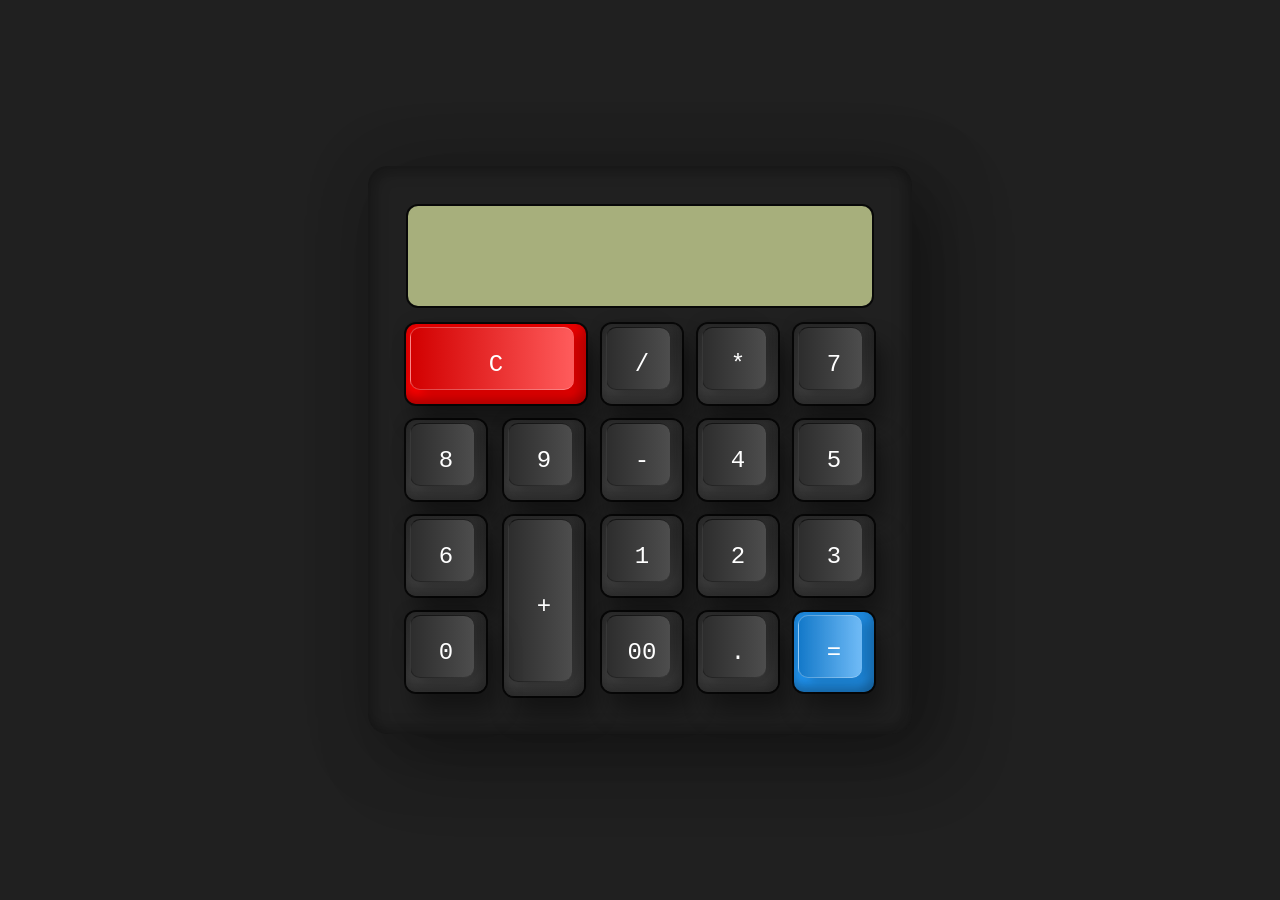
<file: CALCULATOR/index.html>
<!DOCTYPE html>
<html lang="en">
  <head>
    <meta charset="UTF-8" />
    <meta name="viewport" content="width=device-width, initial-scale=1.0" />
    <title>calculator</title>
  </head>
  <body></body>
</html>

<link rel="stylesheet" href="./style.css" />
<div class="container">
  <form action="" name="calc" class="calculator">
    <input type="text" class="value" readonly name="txt" />
    <span class="num clear" onclick="calc.txt.value=''"><i>C</i></span>
    <span class="num" onclick="calc.txt.value+='/'"><i>/</i></span>
    <span class="num" onclick="calc.txt.value+='*'"><i>*</i></span>
    <span class="num" onclick="calc.txt.value+='7'"><i>7</i></span>
    <span class="num" onclick="calc.txt.value+='8'"><i>8</i></span>
    <span class="num" onclick="calc.txt.value+='9'"><i>9</i></span>
    <span class="num" onclick="calc.txt.value+='-'"><i>-</i></span>
    <span class="num" onclick="calc.txt.value+='4'"><i>4</i></span>
    <span class="num" onclick="calc.txt.value+='5'"><i>5</i></span>
    <span class="num" onclick="calc.txt.value+='6'"><i>6</i></span>
    <span class="num plus" onclick="calc.txt.value+='+'"><i>+</i></span>
    <span class="num" onclick="calc.txt.value+='1'"><i>1</i></span>
    <span class="num" onclick="calc.txt.value+='2'"><i>2</i></span>
    <span class="num" onclick="calc.txt.value+='3'"><i>3</i></span>
    <span class="num" onclick="calc.txt.value+='0'"><i>0</i></span>
    <span class="num" onclick="calc.txt.value+='00'"><i>00</i></span>
    <span class="num" onclick="calc.txt.value+='.'"><i>.</i></span>

    <span
      class="num equal"
      onclick="document.calc.txt.value=eval(calc.txt.value)"
      ><i>=</i></span
    >
  </form>
</div>
</file>
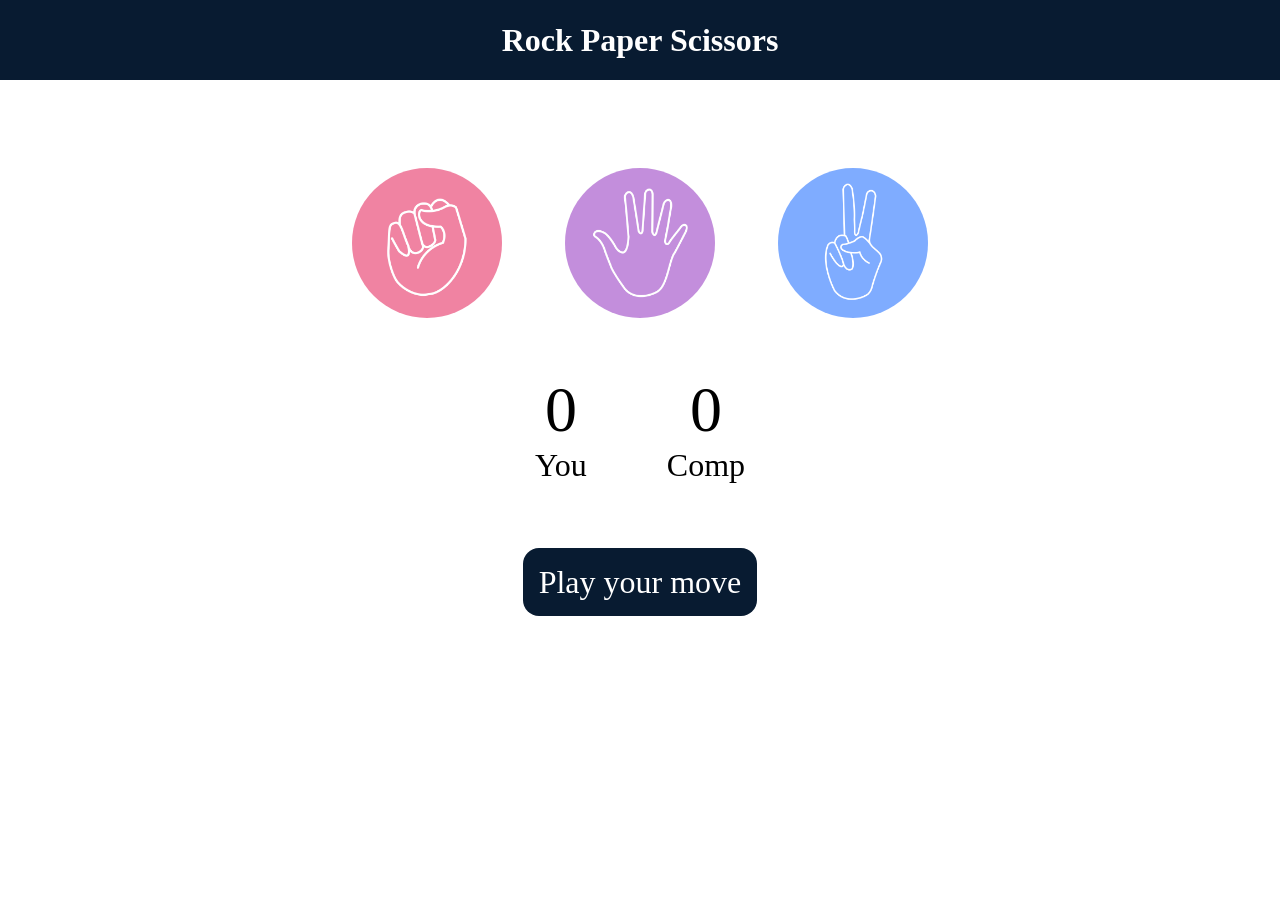
<file: R0CK PAPER SCISSORS/index.html>
<!DOCTYPE html>
<html lang="en">
  <head>
    <meta charset="UTF-8" />
    <meta name="viewport" content="width=device-width, initial-scale=1.0" />
    <title>Rock Paper Scissors Game</title>
    <link rel="stylesheet" href="style.css" />
  </head>
  <body>
    <h1>Rock Paper Scissors</h1>
    <div class="choices">
      <div class="choice" id="rock">
        <img src="./images/rock.png" />
      </div>
      <div class="choice" id="paper">
      <img src="./images/paper.png" />

      </div>
      <div class="choice" id="scissors">
        <img src="./images/scissors.png" />
      </div>
    </div>

    <div class="score-board">
      <div class="score">
        <p id="user-score">0</p>
        <p>You</p>
      </div>
      <div class="score">
        <p id="comp-score">0</p>
        <p>Comp</p>
      </div>
    </div>

    <div class="msg-container">
      <p id="msg">Play your move</p>
    </div>
    <script src="script.js"></script>
  </body>
</html>
</file>
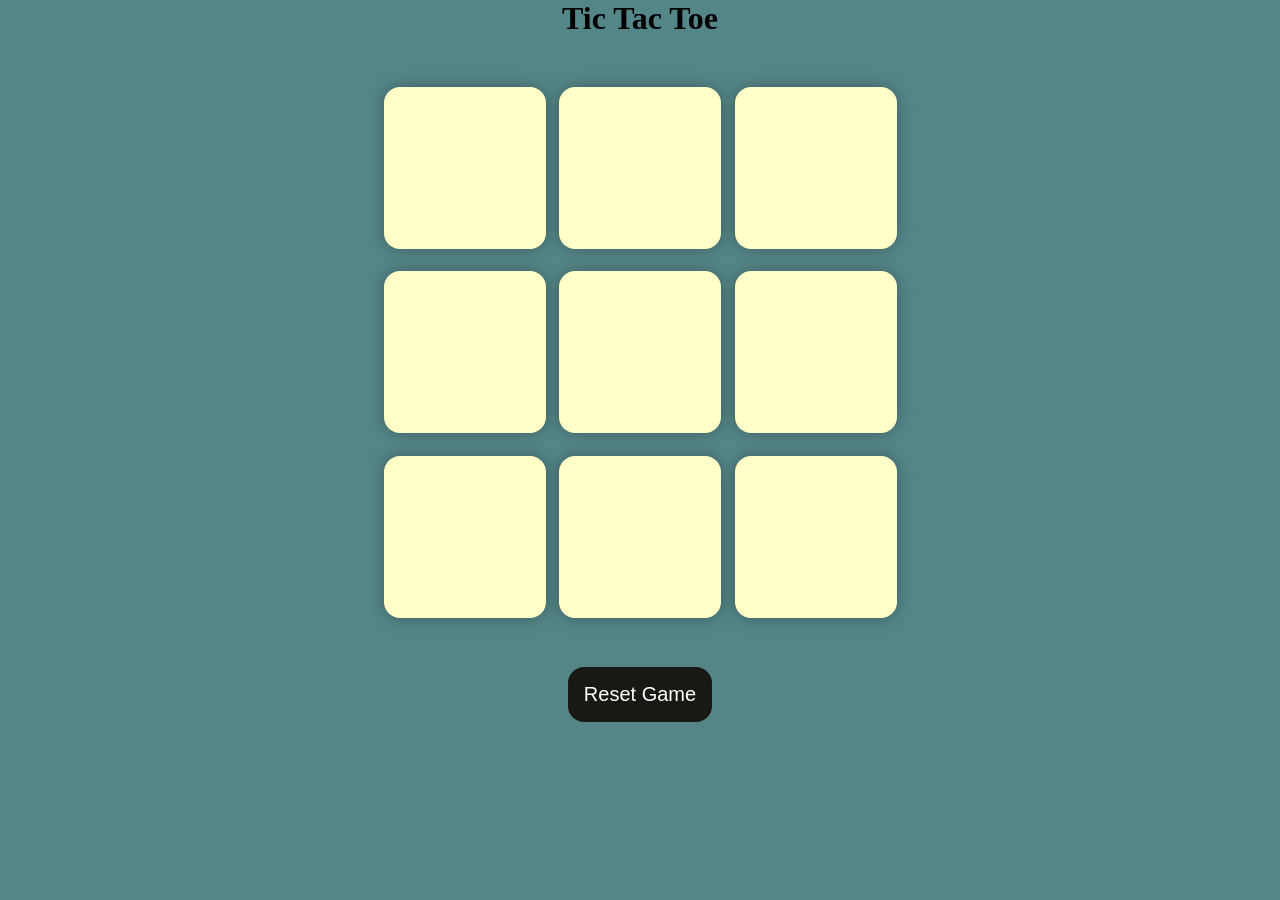
<file: TIC_TAC_TOE/index.html>
<!DOCTYPE html>
<html lang="en">
  <head>
    <meta charset="UTF-8" />
    <meta name="viewport" content="width=device-width, initial-scale=1.0" />
    <title>Tic-Tac-Toe Game</title>
    <link rel="stylesheet" href="style.css" />
  </head>
  <body>
    <div class="msg-container hide">
      <p id="msg">Winner</p>
      <button id="new-btn">New Game</button>
    </div>
    <main>
      <h1>Tic Tac Toe</h1>
      <div class="container">
        <div class="game">
          <button class="box"></button>
          <button class="box"></button>
          <button class="box"></button>
          <button class="box"></button>
          <button class="box"></button>
          <button class="box"></button>
          <button class="box"></button>
          <button class="box"></button>
          <button class="box"></button>
        </div>
      </div>
      <button id="reset-btn">Reset Game</button>
    </main>
    <script src="app.js"></script>
  </body>
</html>
</file>
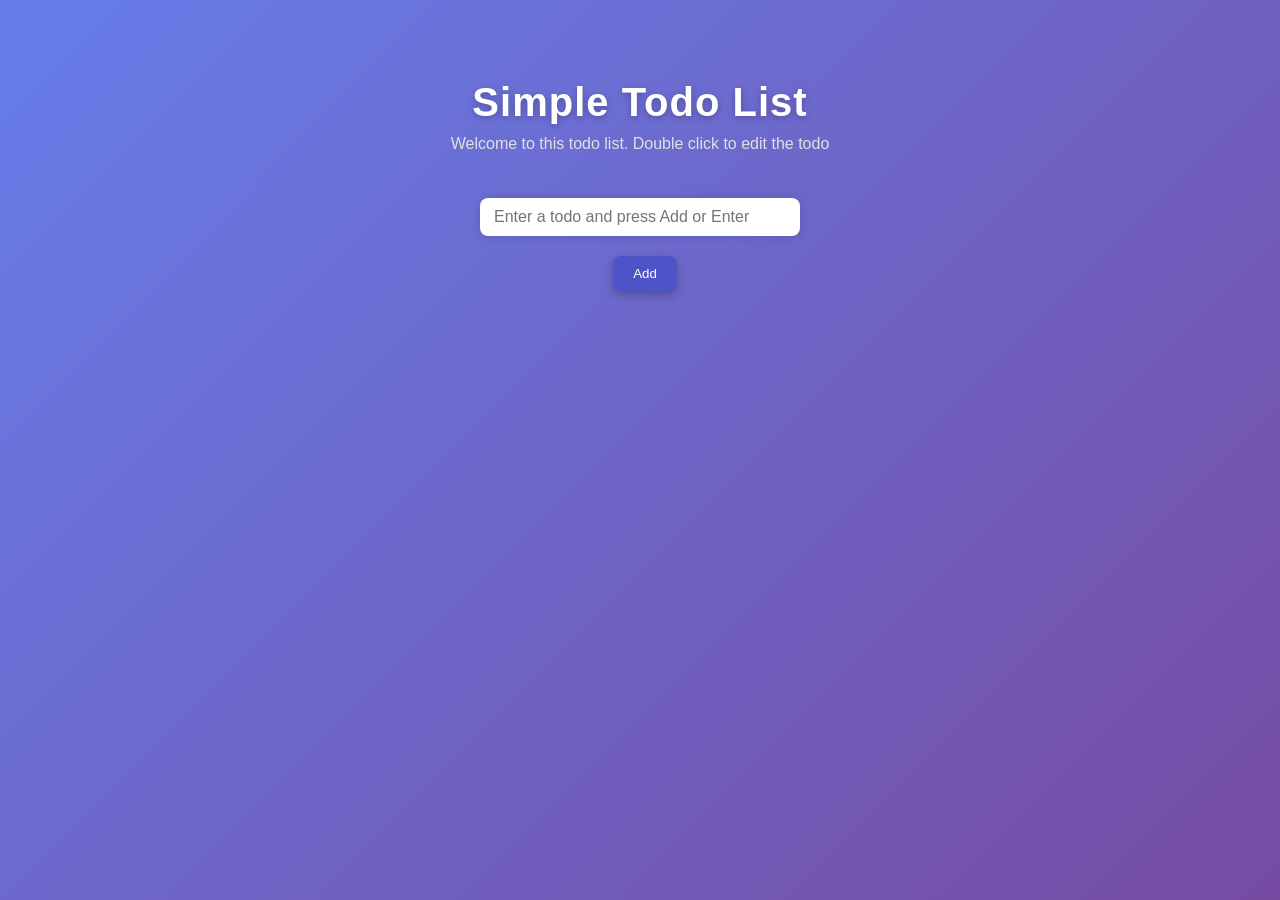
<file: To_Do_List/index.html>
<!DOCTYPE html>
<html lang="en">
<head>
    <meta charset="UTF-8">
    <meta name="viewport" content="width=device-width, initial-scale=1.0">
    <title>TodoList</title>
    <link rel="stylesheet" href="style.css">
</head>
<body>
    <h1>Simple Todo List</h1>
<p>Welcome to this todo list. Double click to edit the todo</p>
    <!-- Input and button to add new todos  -->
     <input type="text" id="todo-input" placeholder="Enter a todo and press Add or Enter">

     <button id="add-btn">Add</button>
     <ul id="todo-list"></ul>
     <script src="script.js"></script>
</body>
</html>
</file>
<file: CALCULATOR/style.css>
* {
  margin: 0;
  padding: 0;
  box-sizing: border-box;
  font-family: "Courier New", Courier, monospace;
}

body {
  display: flex;
  height: 100vh;
  align-items: center;
  justify-content: center;
  background-color: #202020;
}

.container {
  position: relative;
  min-width: 300px;
  min-height: 400px;
  padding: 40px 30px 30px;
  border-radius: 20px;
  box-shadow: 25px 25px 75px rgba(0, 0, 0, 0.25),
    10px 10px 70px rgba(0, 0, 0, 0.25), inset -5px -5px 15px rgba(0, 0, 0, 0.25),
    inset 5px 5px 15px rgba(0, 0, 0, 0.25);
}

.container span {
  color: #fff;
  position: relative;
  display: grid;
  width: 80px;
  place-items: center;
  margin: 8px;
  height: 80px;
  background: linear-gradient(180deg, #2f2f2f, #3f3f3f);
  box-shadow: inset -8px 0 8px rgba(0, 0, 0, 0.15),
    inset 0 -8px 8px rgba(0, 0, 0, 0.25), 0 0 0 2px rgba(0, 0, 0, 0.75),
    10px 20px 25px rgba(0, 0, 0, 0.4);
  user-select: none;
  cursor: pointer;
  font-weight: 400;
  border-radius: 10px;
}

.container span:active {
  filter: brightness(1.5);
}

.calculator span::before {
  content: "";
  position: absolute;
  top: 3px;
  left: 4px;
  bottom: 14px;
  right: 12px;
  border-radius: 10px;
  background: linear-gradient(90deg, #2d2d2d, #4d4d4d);
  box-shadow: -5px -5px 15px rgba(0, 0, 0, 0.1),
    10px 5px 10px rgba(0, 0, 0, 0.15);
  border-left: 1px solid #0004;
  border-bottom: 1px solid #0004;
  border-top: 1px solid #0009;
}

.calculator span i {
  position: relative;
  font-style: normal;
  font-size: 1.5em;
  text-transform: uppercase;
}

.calculator {
  position: relative;
  display: grid;
}

.calculator .value {
  position: relative;
  grid-column: span 5;
  height: 100px;
  width: calc(100% - 20px);
  left: 10px;
  border: none;
  outline: none;
  background-color: #a7af7c;
  margin-bottom: 10px;
  border-radius: 10px;
  box-shadow: 0 0 0 2px rgba(0, 0, 0, 0.75);
  text-align: right;
  padding: 10px;
  font-size: 2em;
}

.calculator .clear {
  grid-column: span 2;
  width: 180px;
  background: #f00;
}

.calculator .clear::before {
  background: linear-gradient(90deg, #d20000, #ffffff5c);
  border-left: 1px solid #fff4;
  border-bottom: 1px solid #fff4;
  border-top: 1px solid #fff4;
}

.calculator .plus {
  grid-row: span 3;
  height: 180px;
}

.calculator .equal {
  background: #2196f3;
}

.calculator .equal::before {
  background: linear-gradient(90deg, #1479c9, #ffffff5c);
  border-left: 1px solid #fff4;
  border-bottom: 1px solid #fff4;
  border-top: 1px solid #fff4;
}
</file>
<file: R0CK PAPER SCISSORS/style.css>
* {
  margin: 0;
  padding: 0;
  text-align: center;
}

h1 {
  background-color: #081b31;
  color: #fff;
  height: 5rem;
  line-height: 5rem;
}

.choice {
  height: 165px;
  width: 165px;
  border-radius: 50%;
  display: flex;
  justify-content: center;
  align-items: center;
}

.choice:hover {
  cursor: pointer;
  background-color: #081b31;
}

img {
  height: 150px;
  width: 150px;
  object-fit: cover;
  border-radius: 50%;
}

.choices {
  display: flex;
  justify-content: center;
  align-items: center;
  gap: 3rem;
  margin-top: 5rem;
}

.score-board {
  display: flex;
  justify-content: center;
  align-items: center;
  font-size: 2rem;
  margin-top: 3rem;
  gap: 5rem;
}

#user-score,
#comp-score {
  font-size: 4rem;
}

.msg-container {
  margin-top: 5rem;
}

#msg {
  background-color: #081b31;
  color: #fff;
  font-size: 2rem;
  display: inline;
  padding: 1rem;
  border-radius: 1rem;
}
</file>
<file: TIC_TAC_TOE/style.css>
* {
  margin: 0;
  padding: 0;
}

body {
  background-color: #548687;
  text-align: center;
}

.container {
  height: 70vh;
  display: flex;

  justify-content: center;
  align-items: center;
}

.game {
  height: 60vmin;
  width: 60vmin;
  display: flex;
  flex-wrap: wrap;
  justify-content: center;
  align-items: center;
  gap: 1.5vmin;
}

.box {
  height: 18vmin;
  width: 18vmin;
  border-radius: 1rem;
  border: none;
  box-shadow: 0 0 1rem rgba(0, 0, 0, 0.3);
  font-size: 8vmin;
  color: #b0413e;
  background-color: #ffffc7;
}

#reset-btn {
  padding: 1rem;
  font-size: 1.25rem;
  background-color: #191913;
  color: #fff;
  border-radius: 1rem;
  border: none;
}

#new-btn {
  padding: 1rem;
  font-size: 1.25rem;
  background-color: #191913;
  color: #fff;
  border-radius: 1rem;
  border: none;
}

#msg {
  color: #ffffc7;
  font-size: 5vmin;
}

.msg-container {
  height: 100vmin;
  display: flex;
  justify-content: center;
  align-items: center;
  flex-direction: column;
  gap: 4rem;
}

.hide {
  display: none;
}
</file>
<file: To_Do_List/style.css>
/* General Reset */
* {
  margin: 0;
  padding: 0;
  box-sizing: border-box;
  font-family: "Poppins", sans-serif;
}

body {
  background: linear-gradient(135deg, #667eea, #764ba2);
  min-height: 100vh;
  display: flex;
  flex-direction: column;
  align-items: center;
  justify-content: start;
  padding-top: 80px;
  color: #333;
}

/* Title and Subtitle */
h1 {
  font-size: 2.5rem;
  color: #fff;
  margin-bottom: 10px;
  letter-spacing: 1px;
  text-shadow: 0 2px 6px rgba(0, 0, 0, 0.25);
}

p {
  color: #e0e0e0;
  margin-bottom: 25px;
  font-size: 1rem;
}

/* Input & Button Container */
#todo-input {
  width: 320px;
  padding: 10px 14px;
  margin: 20px 0;
  border-radius: 8px;
  border: none;
  outline: none;
  font-size: 1rem;
  transition: all 0.3s ease;
  box-shadow: 0 0 8px rgba(0, 0, 0, 0.15);
}

#todo-input:focus {
  box-shadow: 0 0 10px rgba(255, 255, 255, 0.7);
  transform: scale(1.02);
}

/* Add Button */
#add-btn {
  margin-left: 10px;
  padding: 10px 20px;
  background: #4e54c8;
  color: #fff;
  border: none;
  border-radius: 8px;
  cursor: pointer;
  font-weight: 500;
  transition: all 0.3s ease;
  box-shadow: 0 4px 10px rgba(0, 0, 0, 0.25);
}

#add-btn:hover {
  background: #8f94fb;
  transform: translateY(-2px);
  box-shadow: 0 6px 14px rgba(0, 0, 0, 0.3);
}

/* Todo List Container */
#todo-list {
  list-style: none;
  margin-top: 30px;
  padding: 0;
  width: 360px;
  background: rgba(255, 255, 255, 0.15);
  border-radius: 16px;
  backdrop-filter: blur(12px);
  box-shadow: 0 8px 25px rgba(0, 0, 0, 0.2);
  overflow: hidden;
}

/* Each Todo Item */
#todo-list li {
  display: flex;
  align-items: center;
  justify-content: space-between;
  padding: 12px 16px;
  color: #fff;
  border-bottom: 1px solid rgba(255, 255, 255, 0.1);
  transition: background 0.3s ease;
}

#todo-list li:hover {
  background: rgba(255, 255, 255, 0.1);
}

/* Checkbox styling */
#todo-list input[type="checkbox"] {
  accent-color: #50fa7b;
  transform: scale(1.3);
  margin-right: 10px;
}

/* Todo Text */
#todo-list span {
  flex: 1;
  cursor: pointer;
  font-size: 1rem;
  transition: color 0.3s ease;
}

#todo-list span:hover {
  color: #a3ffea;
}

/* Delete Button */
#todo-list button {
  background: #ff4b5c;
  color: #fff;
  border: none;
  border-radius: 6px;
  padding: 6px 12px;
  cursor: pointer;
  font-size: 0.9rem;
  transition: all 0.3s ease;
}

#todo-list button:hover {
  background: #ff6b81;
  transform: scale(1.05);
}

/* Completed Todo Animation */
#todo-list li input[type="checkbox"]:checked + span {
  text-decoration: line-through;
  color: #b0b0b0;
  transition: all 0.3s ease;
}

/* Smooth fade-in for new todos */
#todo-list li {
  animation: fadeIn 0.4s ease forwards;
}

@keyframes fadeIn {
  from {
    opacity: 0;
    transform: translateY(8px);
  }
  to {
    opacity: 1;
    transform: translateY(0);
  }
}

/* Responsive */
@media (max-width: 480px) {
  body {
    padding-top: 50px;
  }
  #todo-input {
    width: 200px;
  }
  #todo-list {
    width: 300px;
  }
}
</file>
